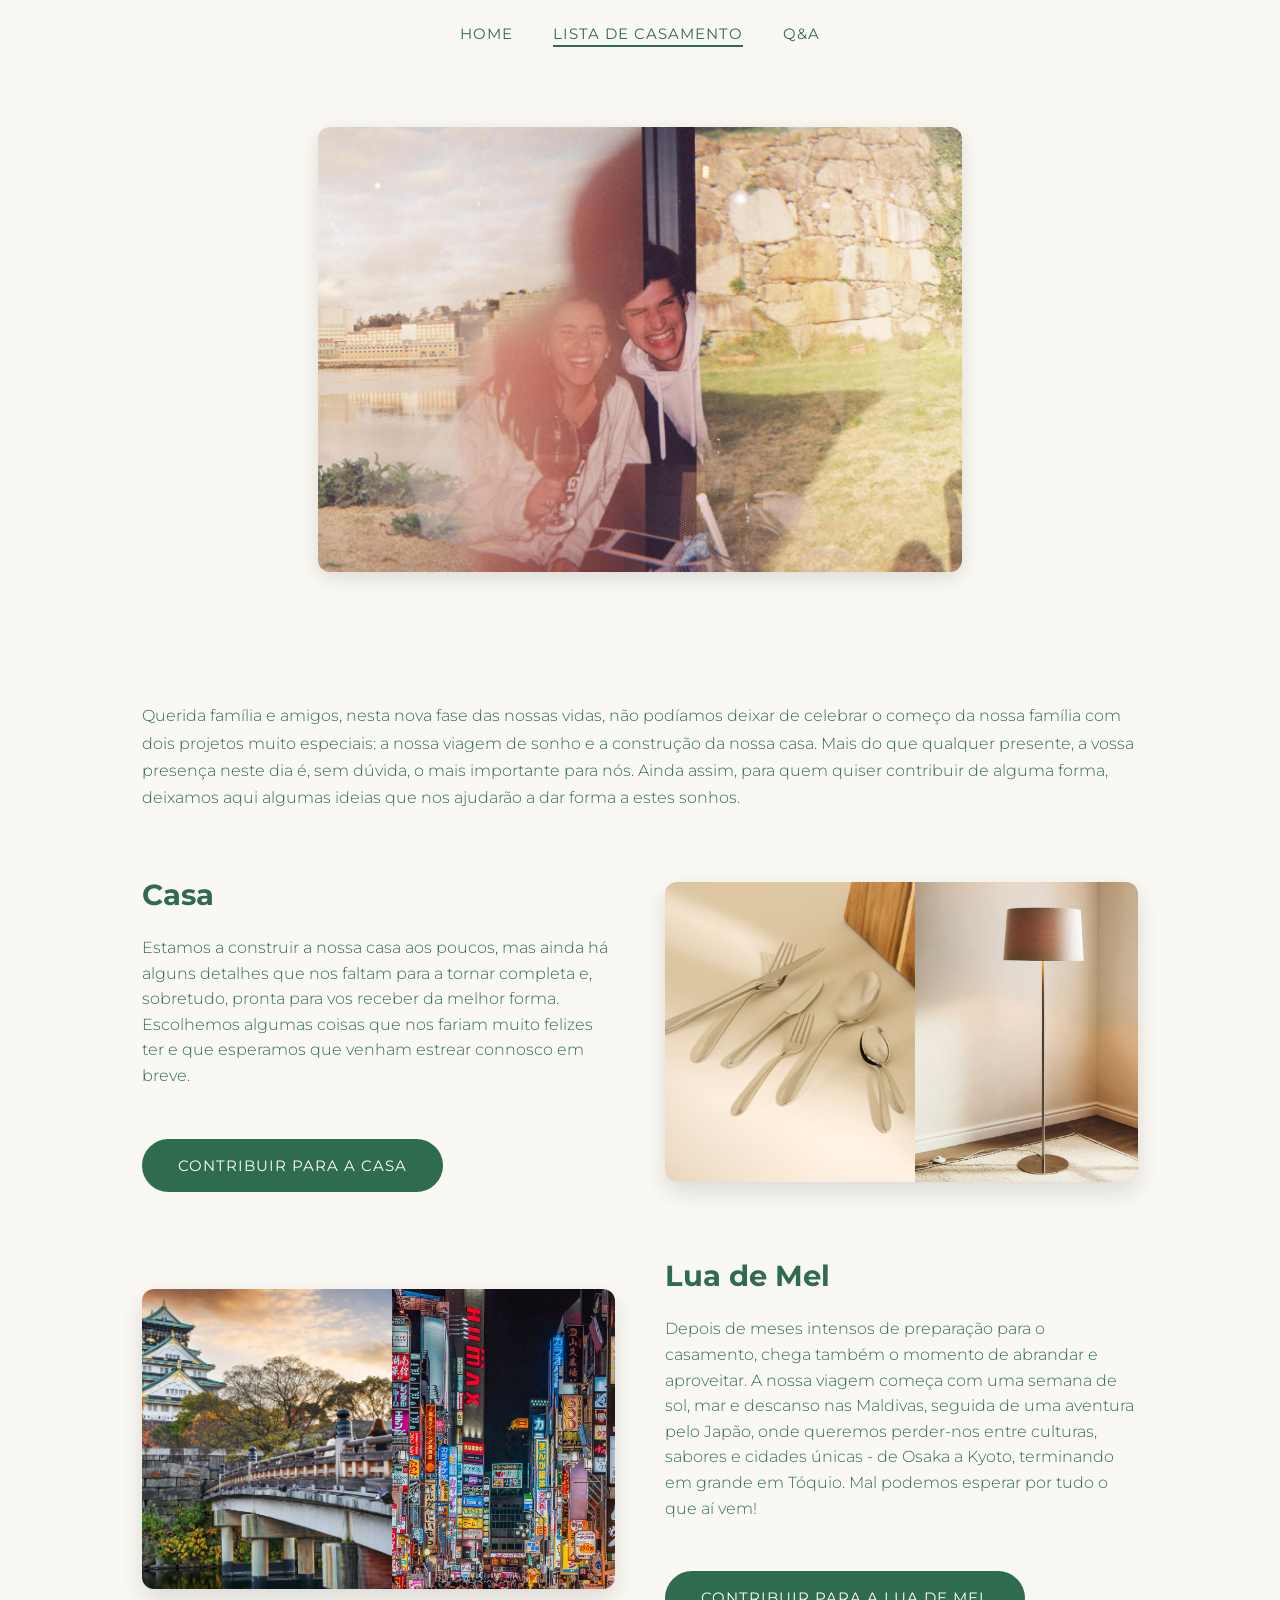
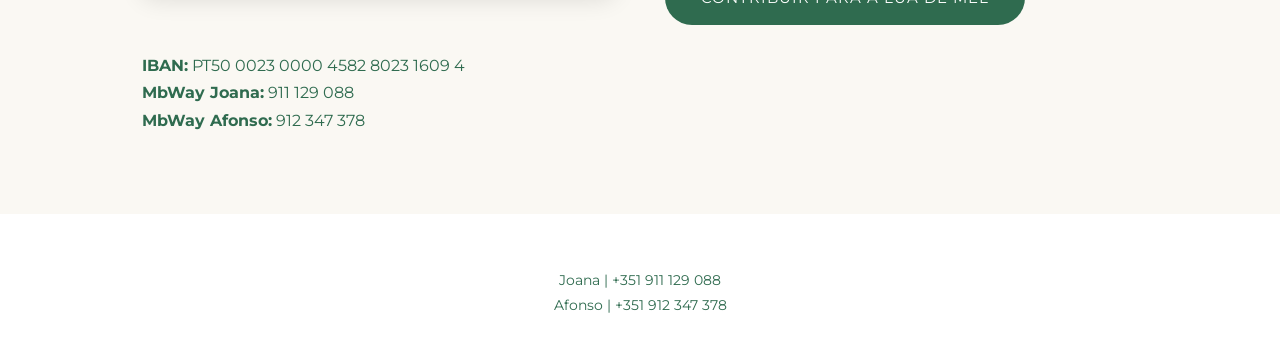
<file: lista.html>
<!DOCTYPE html>
<html lang="pt">
<head>
  <meta charset="UTF-8">
  <meta name="viewport" content="width=device-width, initial-scale=1.0">
  <title>Joana & Afonso</title>

  <!-- Google Fonts -->
  <link href="https://fonts.googleapis.com/css2?family=Montserrat:wght@300;400;500&family=Playfair+Display:wght@400;600&display=swap" rel="stylesheet">
  <link href="https://fonts.googleapis.com/css2?family=Raleway:wght@400;700&display=swap" rel="stylesheet">


  <link rel="stylesheet" href="style.css">
</head>
<body>

<!-- MENU -->
<nav class="main-nav">
  <ul>
    <li><a href="index.html">Home</a></li>
    <li><a href="lista.html" class="active">Lista de Casamento</a></li>
    <li><a href="qa.html">Q&amp;A</a></li>
  </ul>
</nav>

<section class="gift-photos">
  <div class="photo-grid">
    <div class="photo-item">
      <img src="Imagens/jueafonso4.jpeg" alt="Joana e Afonso 1">
    </div>
  </div>
</section>

<section class="gift-list">

  <p class="gift-list-intro">
    Querida família e amigos, nesta nova fase das nossas vidas, não podíamos deixar de celebrar o começo da nossa família com dois projetos muito especiais: a nossa viagem de sonho e a construção da nossa casa.
    Mais do que qualquer presente, a vossa presença neste dia é, sem dúvida, o mais importante para nós.
    Ainda assim, para quem quiser contribuir de alguma forma, deixamos aqui algumas ideias que nos ajudarão a dar forma a estes sonhos.
  </p>


<!-- CASA -->
<div class="gift-section">
  <div class="gift-text">
    <h2>Casa</h2>
    <p>
      Estamos a construir a nossa casa aos poucos, mas ainda há alguns detalhes que nos faltam para a tornar completa e, sobretudo, pronta para vos receber da melhor forma.
      Escolhemos algumas coisas que nos fariam muito felizes ter e que esperamos que venham estrear connosco em breve.
    </p>

    <a href="https://docs.google.com/forms/d/e/1FAIpQLSfk8yB2sffYw79Pkmv_kUnTwcWq4MNpGdR9JQ0ivEacNanQ2w/viewform?usp=dialog" class="btn-rsvp">Contribuir para a Casa</a>
  </div>

  <div class="gift-carousel">
    <div class="carousel-track">
      <img src="Imagens/faqueiro2.avif" alt="Casa 1">
      <img src="Imagens/candeeiroquarto.webp" alt="Casa 3">
      <img src="Imagens/espelho.webp" alt="Casa 4">
      <img src="Imagens/mesabaixa.webp" alt="Casa 5">
      <img src="Imagens/bimby.jpg" alt="Casa 2">
      <img src="Imagens/poltrona.webp" alt="Casa 6">
      <img src="Imagens/serviço.webp" alt="Casa 7">
      <img src="Imagens/aparador.webp" alt="Casa 8">
      <img src="Imagens/cadeiras.webp" alt="Casa 9">

      <img src="Imagens/faqueiro2.avif" alt="Casa 1">
      <img src="Imagens/candeeiroquarto.webp" alt="Casa 3">
      <img src="Imagens/espelho.webp" alt="Casa 4">
      <img src="Imagens/mesabaixa.webp" alt="Casa 5">
      <img src="Imagens/bimby.jpg" alt="Casa 2">
      <img src="Imagens/poltrona.webp" alt="Casa 6">
      <img src="Imagens/serviço.webp" alt="Casa 7">
      <img src="Imagens/aparador.webp" alt="Casa 8">
      <img src="Imagens/cadeiras.webp" alt="Casa 9">
    </div>
  </div>
</div>

<!-- LUA DE MEL -->
<div class="gift-section reverse">
  <div class="gift-text">
    <h2>Lua de Mel</h2>
    <p>
      Depois de meses intensos de preparação para o casamento, chega também o momento de abrandar e aproveitar.
      A nossa viagem começa com uma semana de sol, mar e descanso nas Maldivas, seguida de uma aventura pelo Japão, onde queremos perder-nos entre culturas, sabores e cidades únicas - de Osaka a Kyoto, terminando em grande em Tóquio.
      Mal podemos esperar por tudo o que aí vem! 
    </p>

    <a href="https://docs.google.com/forms/d/e/1FAIpQLSfk8yB2sffYw79Pkmv_kUnTwcWq4MNpGdR9JQ0ivEacNanQ2w/viewform?usp=dialog" class="btn-rsvp">Contribuir para a Lua de Mel</a>
  </div>

  <div class="gift-carousel">
    <div class="carousel-track">
      <img src="Imagens/japao1.webp" alt="Lua de mel 1">
      <img src="Imagens/japao2.jpg" alt="Lua de mel 2">
      <img src="Imagens/maldivas4.jpeg" alt="Lua de mel 3">
      <img src="Imagens/japao3.jpg" alt="Lua de mel 4">
      <img src="Imagens/maldivas1.webp" alt="Lua de mel 5">
      <img src="Imagens/japao4.jpg" alt="Lua de mel 6">
      <img src="Imagens/maldivas2.jpg" alt="Lua de mel 7">
      <img src="Imagens/japao5.jpg" alt="Lua de mel 8">
      <img src="Imagens/maldivas3.avif" alt="Lua de mel 9">

      <img src="Imagens/japao1.webp" alt="Lua de mel 1">
      <img src="Imagens/japao2.jpg" alt="Lua de mel 2">
      <img src="Imagens/maldivas4.jpeg" alt="Lua de mel 3">
      <img src="Imagens/japao3.jpg" alt="Lua de mel 4">
      <img src="Imagens/maldivas1.webp" alt="Lua de mel 5">
      <img src="Imagens/japao4.jpg" alt="Lua de mel 6">
      <img src="Imagens/maldivas2.jpg" alt="Lua de mel 7">
      <img src="Imagens/japao5.jpg" alt="Lua de mel 8">
      <img src="Imagens/maldivas3.avif" alt="Lua de mel 9">
    </div>
  </div>
</div>

  <p>
    <br>
    
    <b>IBAN:</b> PT50 0023 0000 4582 8023 1609 4
  </p>
  <p>
    <b>MbWay Joana:</b> 911 129 088
  </p>
  <p>
    <b>MbWay Afonso:</b> 912 347 378
  </p>

</section>

  <!-- FOOTER -->
  <footer>
    <p>
      <br>Joana | +351 911 129 088 
      <br>Afonso | +351 912 347 378
    </p>
  </footer>

</body>
</html>
</file>
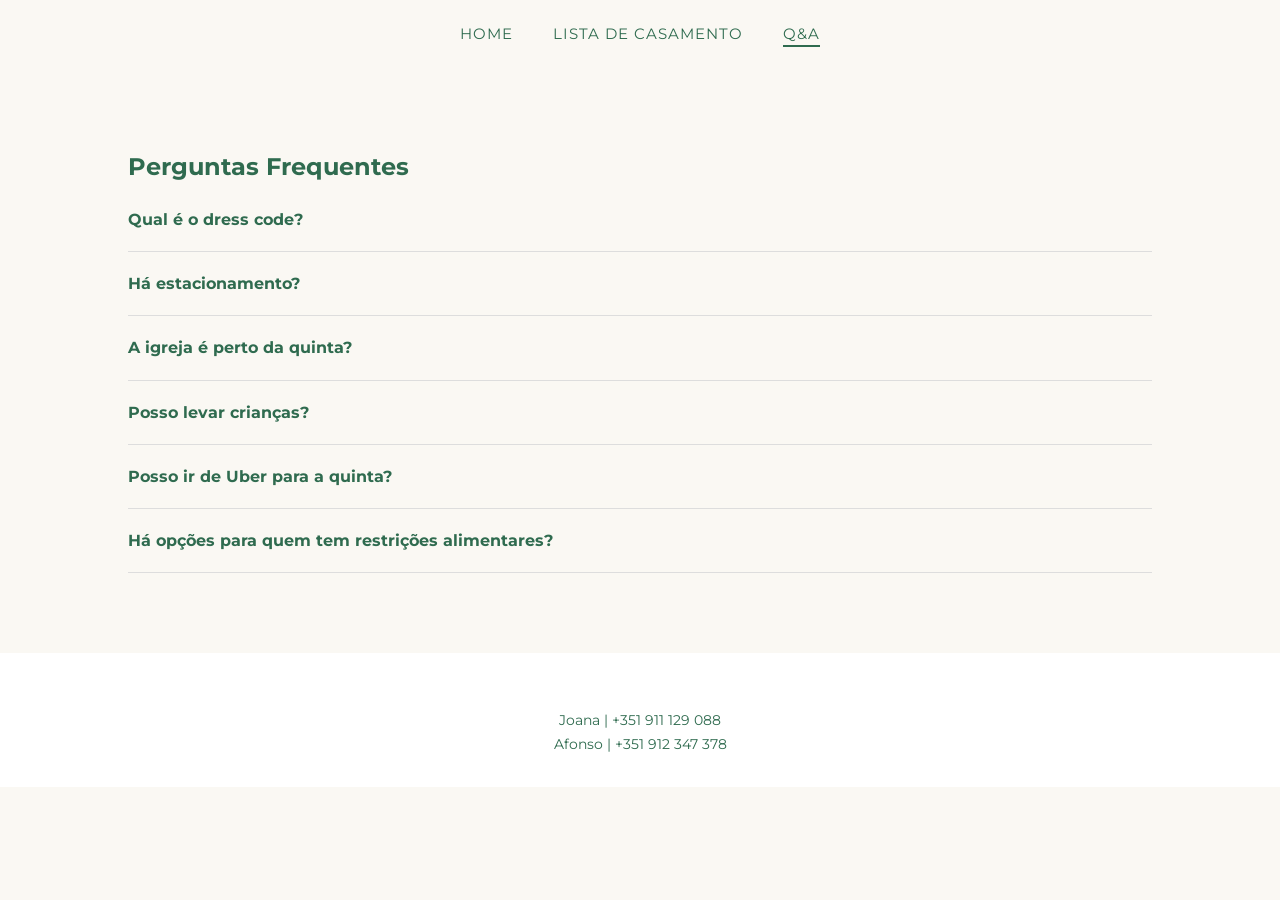
<file: qa.html>
<!DOCTYPE html>
<html lang="pt">
<head>
  <meta charset="UTF-8">
  <meta name="viewport" content="width=device-width, initial-scale=1.0">
  <title>Joana & Afonso</title>

  <!-- Google Fonts -->
  <link href="https://fonts.googleapis.com/css2?family=Montserrat:wght@300;400;500&family=Playfair+Display:wght@400;600&display=swap" rel="stylesheet">
  <link href="https://fonts.googleapis.com/css2?family=Raleway:wght@400;700&display=swap" rel="stylesheet">


  <link rel="stylesheet" href="style.css">
</head>
<body>

<!-- MENU -->
<nav class="main-nav">
  <ul>
    <li><a href="index.html">Home</a></li>
    <li><a href="lista.html">Lista de Casamento</a></li>
    <li><a href="qa.html" class="active">Q&amp;A</a></li>
  </ul>
</nav>

<section id="qa" class="qa">
  <h2>Perguntas Frequentes</h2>
  <p> </p>

  <div class="qa-item">
    <h3>Qual é o dress code?</h3>
    <p>O dress code preferencial é fraque, mas se alguém não tiver não se preocupem! Podem sempre optar por fato escuro!</p>
  </div>

  <div class="qa-item">
    <h3>Há estacionamento?</h3>
    <p>Sim, tanto na igreja como na quinta há estacionamento para todos.</p>
  </div>

  <div class="qa-item">
    <h3>A igreja é perto da quinta?</h3>
    <p>Sim, a quinta fica a 20 min de carro da igreja.</p>
  </div>
  
  <div class="qa-item">
    <h3>Posso levar crianças?</h3>
    <p>Adoramos os mais pequenos, mas queremos que este dia seja só para adultos, para os pais poderem disfrutar, divertir-se e dançar até não poder mais!
      Os únicos mini convidados serão os nossos meninos das alianças.</p>
  </div>

  <div class="qa-item">
    <h3>Posso ir de Uber para a quinta?</h3>
    <p>A quinta fica a 20 min do Porto, por isso, Uber é uma ótima opção para ir e para voltar sem preocupações!</p>
  </div>

  <div class="qa-item">
    <h3>Há opções para quem tem restrições alimentares?</h3>
    <p>Claro que sim! Basta indicar no formulário de confirmação de presença e nós tratamos de tudo para que ninguém passe fome! </p>
  </div>
  
</section>

  <!-- FOOTER -->
  <footer>
    <p>
      <br>Joana | +351 911 129 088 
      <br>Afonso | +351 912 347 378
    </p>
  </footer>

  <script src="script.js"></script>
</body>
</html>
</file>
<file: style.css>
/* RESET */
* {
  margin: 0;
  padding: 0;
  box-sizing: border-box;
}

/* CORES */
:root {
  --green: #2F6B4F;
  --yellow: #F4D35E;
  --light: #FAF8F3;
  --white: #FFFFFF;
}

/* TIPOGRAFIA BASE */
body {
  font-family: 'Montserrat', sans-serif;
  background-color: var(--light);
  color: var(--green);
  line-height: 1.7;
}

h1, h2, h3 {
  font-family: 'Montserrat', serif;
}

/* MENU */
.main-nav {
  position: relative;
  width: 100%;
  z-index: 20;
  background: transparent;
  padding: 20px 0;
   z-index: 10;
}

.main-nav ul {
  display: flex;
  justify-content: center;
  gap: 40px;
  list-style: none;
}

.main-nav a {
  font-family: 'Montserrat', sans-serif;
  font-size: 0.95rem;
  letter-spacing: 1px;
  text-transform: uppercase;
  color: var(--green); /* links verdes */
  text-decoration: none;
  position: relative;
  padding-bottom: 2px;
  transition: color 0.3s ease;
}

.main-nav a::after {
  content: '';
  position: absolute;
  left: 0;
  bottom: -2px;
  height: 2px;
  width: 0;
  background-color: var(--green); /* sublinhado verde */
  transition: width 0.3s ease;
}

.main-nav a:hover::after,
.main-nav a.active::after {
  width: 100%;
}

/* HERO */
.hero {
  height: 100vh; /* reduzido de 100vh para 80vh */
  background-image: url("Imagens/jueafonso5.jpeg");
  background-size: cover;
  background-position: center;
  position: relative;
  display: flex;
  justify-content: center;
  align-items: center;
}


.hero-overlay {
  width: 100%;
  height: 100%;
  background-color: rgba(0, 0, 0, 0.1); /* preto semi-transparente */
  display: flex;
  flex-direction: column;
  align-items: center;
  justify-content: center;
  color: var(--white);
  text-align: center;
  gap: 20px;
}

.hero-name h1 {
  font-family: 'Raleway', sans-serif; /* moderna e elegante */
  font-size: 4rem;
  color: var(--green);
  margin: 0;
  font-weight: 300;
  text-align: center;
  letter-spacing: 5px;
}
.date {
  font-size: 2rem; /* maior que antes */
  font-weight: 500;
  margin-top: 10px;
  color: var(--white);
  letter-spacing: 1px;
}

/* COUNTDOWN HERO */
.countdown-hero {
  height: 60vh;
  background-image: url("Imagens/jueafonso5.jpeg");
  background-size: cover;
  background-position: center;
  display: flex;
  justify-content: center;
  align-items: center;
}

.hero-countdown {
  background-color: rgba(255, 255, 255, 0.25); /* leve transparente */
  backdrop-filter: blur(6px);
  padding: 16px 28px;
  border-radius: 40px;
  display: flex;
  align-items: center;
  gap: 14px;
  font-size: 1rem;
  white-space: nowrap;
}


.hero-countdown strong {
  font-family: 'Montserrat', serif;
  font-size: 1.5rem;
  color: var(--white);
}

/* TIMELINE */
.timeline {
  padding: 80px 10%;
  max-width: 1000px;
  margin: 0 auto;
}

.timeline h2 {
  text-align: center;
  margin-bottom: 60px;
}

/* ITEM */
.timeline-item {
  display: flex;
  gap: 40px;
  position: relative;
  padding-left: 20px;
  margin-bottom: 60px;
}

/* linha vertical */
.timeline-item::before {
  content: '';
  position: absolute;
  left: 120px;
  top: 0;
  width: 2px;
  height: 100%;
  background-color: rgba(47, 107, 79, 0.2);
}

/* hora */
.timeline-time {
  min-width: 100px;
  font-size: 1.2rem;
  font-weight: 600;
  color: var(--green);
  text-align: right;
  padding-right: 20px;
}

.timeline-dot {
  position: absolute;
  left: 114px; /* centro da linha */
  top: 12px;   /* alinhada com o texto da hora */
  width: 14px;
  height: 14px;
  background-color: var(--white);
  border: 3px solid var(--green);
  border-radius: 50%;
  z-index: 2;
  box-shadow: 0 4px 10px rgba(0,0,0,0.15);
}

/* CARD */
.timeline-card {
  display: flex;
  background-color: var(--white);
  border-radius: 18px;
  overflow: hidden;
  box-shadow: 0 10px 30px rgba(0,0,0,0.08);
  flex: 1;
}

/* TEXTO */
.timeline-text {
  padding: 30px;
  flex: 1;
}

.timeline-text h3 {
  margin-bottom: 8px;
}

.timeline-text p {
  margin-bottom: 18px;
  line-height: 1.5;
}

/* IMAGEM */
.timeline-image {
  width: 240px;
}

.timeline-image img {
  width: 100%;
  height: 100%;
  object-fit: cover;
}

/* BOTÃO */
.timeline-btn {
  display: inline-block;
  padding: 8px 20px;
  border-radius: 30px;
  border: 1px solid var(--green);
  color: var(--green);
  text-decoration: none;
  font-size: 0.9rem;
  transition: all 0.3s ease;
}

.timeline-btn:hover {
  background-color: var(--green);
  color: var(--white);
}

/* RESPONSIVO */
@media (max-width: 800px) {
  .timeline-card {
    flex-direction: column;
  }

  .timeline-image {
    width: 100%;
    height: 180px;
  }

  .timeline-item::before {
    display: none;
  }

  .timeline-dot {
    display: none;
  }

  .timeline-item {
    padding-left: 0;
    gap: 20px;
  }

  .timeline-time {
    text-align: left;
  }
}


/* RESPONSIVO */
@media (max-width: 700px) {
  .timeline-item {
    flex-direction: column;
    padding-left: 0;
  }

  .timeline-item::before {
    display: none;
  }

  .timeline-time {
    text-align: left;
    font-size: 1.1rem;
  }
}

/* RESPONSIVO */
@media (max-width: 900px) {
  .hero h1 {
    font-size: 3rem;
    margin-top: 50px;
  }
}

@media (max-width: 600px) {
  .hero-countdown {
    font-size: 0.9rem;
    padding: 12px 20px;
    gap: 10px;
  }

  .hero-countdown strong {
    font-size: 1.3rem;
  }

  .main-nav ul {
    gap: 20px;
  }

  .main-nav a {
    font-size: 0.85rem;
  }
}

@media (max-width: 768px) {
  .main-nav {
    padding: 15px 0;
  }

  .main-nav ul {
    gap: 10px;
  }

  .main-nav a {
    font-size: 0.75rem;
  }
}

/* BOTÃO RSVP */
.intro-cta {
  margin-top: 40px;
}

.btn-rsvp {
  display: inline-block;
  margin: 30px auto 0;
  padding: 14px 36px;

  background-color: var(--green);
  color: var(--white);
  text-decoration: none;
  font-family: 'Montserrat', sans-serif;
  font-size: 0.95rem;
  letter-spacing: 1px;
  text-transform: uppercase;

  border-radius: 30px;
  transition: background-color 0.3s ease, transform 0.2s ease;
}

.btn-rsvp:hover {
  background-color: transparent;
  color: var(--green);
  box-shadow: inset 0 0 0 2px var(--green);
}

@media (max-width: 768px) {
  .btn-rsvp {
    width: 100%;
    text-align: center;
    padding: 16px;
    font-size: 0.9rem;
  }
}


/* INTRO, LOCATION, FOOTER */
section {
  padding: 80px 10%;
}

.intro {
  text-align: center;
}

.intro h2 {
  margin-bottom: 20px;
}

.intro p {
  max-width: 700px;
  margin: 0 auto 15px;
}

.location {
  display: flex;
  gap: 50px;
  align-items: center;
}

.location.reverse {
  flex-direction: row-reverse;
  background-color: var(--white);
}

.location-image img {
  width: 100%;
  max-width: 450px;
  border-radius: 12px;
}

.location-text h3 {
  margin-bottom: 15px;
}

.location-text .details {
  margin-top: 15px;
  font-weight: 500;
}

.agenda {
  background-color: var(--green);
  color: var(--white);
  text-align: center;
}

.agenda h2 {
  margin-bottom: 30px;
}

.agenda ul {
  list-style: none;
  max-width: 400px;
  margin: 0 auto;
}

.agenda li {
  display: flex;
  justify-content: space-between;
  padding: 12px 0;
  border-bottom: 1px solid rgba(255,255,255,0.3);
}

.agenda span {
  color: var(--yellow);
  font-weight: 500;
}

footer {
  text-align: center;
  padding: 30px;
  background-color: var(--white);
  font-size: 0.9rem;
}

/* RESPONSIVO */
@media (max-width: 900px) {
  section {
    padding: 60px 8%;
  }

  .location,
  .location.reverse {
    flex-direction: column;
    text-align: center;
  }

  .hero h1 {
    font-size: 3rem;
    margin-top: 50px;
  }
}

@media (max-width: 600px) {
  .hero-countdown {
    font-size: 0.9rem;
    padding: 12px 20px;
    gap: 10px;
  }

  .hero-countdown strong {
    font-size: 1.3rem;
  }

  .main-nav ul {
    gap: 20px;
  }

  .main-nav a {
    font-size: 0.85rem;
  }
}

/* LISTA DE CASAMENTO */
.gift-list {
  padding: 120px 8% 80px;
  max-width: 1200px;
  margin: 0 auto;
  text-align: left;
}

.gift-list h1 {
  margin-bottom: 15px;
}

.gift-list-intro {
  margin-bottom: 40px;
  font-weight: 300;
}

label {
  font-size: 0.85rem;
  text-transform: uppercase;
  letter-spacing: 1px;
  margin-bottom: 6px;
}

input,
select,
textarea {
  padding: 12px 14px;
  border-radius: 8px;
  border: 1px solid rgba(47, 107, 79, 0.3);
  font-family: 'Montserrat', sans-serif;
  font-size: 0.95rem;
}

input:focus,
select:focus,
textarea:focus {
  outline: none;
  border-color: var(--green);
}

/* FTG LISTA */
.gift-photos {
  max-width: 900px;
  margin: 60px auto 10px;
  padding: 0 10%;
}

.photo-item {
  overflow: hidden;
  border-radius: 12px;
  box-shadow: 0 6px 20px rgba(0,0,0,0.12);
  transition: transform 0.3s ease;
}

.photo-item img {
  width: 100%;
  height: 100%;
  object-fit: cover;
  display: block;
  transition: transform 0.3s ease;
}

.photo-item:hover img {
  transform: scale(1.05);
}

/* GIFT SECTIONS */
.gift-section {
  display: flex;
  align-items: center;
  justify-content: space-between;
  gap: 50px;
  margin-top: 60px;
  text-align: left;
}

.gift-section.reverse {
  flex-direction: row-reverse;
}

.gift-text {
  flex: 1;
}

.gift-text h2 {
  font-size: 1.8rem;
  margin-bottom: 15px;
}

.gift-text p {
  margin-bottom: 20px;
  font-weight: 300;
  line-height: 1.6;
}

.gift-image {
  flex: 1;
}

.gift-image img {
  width: 100%;
  max-width: 420px;
  border-radius: 12px;
  object-fit: cover;
  box-shadow: 0 10px 25px rgba(0,0,0,0.12);
}

/* CARROSSEL CONTÍNUO */
.gift-carousel {
  flex: 1;
  overflow: hidden;
  border-radius: 12px;
  box-shadow: 0 10px 25px rgba(0,0,0,0.12);
}

.carousel-track {
  display: flex;
  width: max-content;
  animation: scroll 20s linear infinite;

}

.carousel-track img {
  width: 250px;
  height: 300px;
  object-fit: cover;
  flex-shrink: 0;

}

/* ANIMAÇÃO CONTÍNUA */
@keyframes scroll {
  0% {
    transform: translateX(0);
  }
  100% {
    transform: translateX(-50%);
  }
}

.qa-item {
  border-bottom: 1px solid #ddd;
  padding: 15px 0;
  cursor: pointer;
}

.qa-item h3 {
  margin: 0;
}

.qa-item p {
  display: none;
  margin-top: 10px;
}

.qa-item.active p {
  display: block;
}

.photo-collage {
  text-align: center;
  padding: 60px 20px;
}

.collage-grid {
  display: grid;
  grid-template-columns: repeat(3, 1fr);
  gap: 20px;
  max-width: 900px;
  margin: 0 auto;
}

.collage-grid img {
  width: 100%;
  height: 300px;
  object-fit: cover;
  border-radius: 12px;
  transition: transform 0.3s ease, box-shadow 0.3s ease;
}

/* efeito giro ao passar o rato */
.collage-grid img:hover {
  transform: scale(1.05) rotate(1deg);
  box-shadow: 0 10px 25px rgba(0,0,0,0.2);
}

/* layout mais dinâmico */
.collage-grid img:nth-child(1) {
  transform: rotate(-2deg);
}

.collage-grid img:nth-child(2) {
  transform: rotate(2deg);
}

.collage-grid img:nth-child(3) {
  transform: rotate(-1deg);
}

/* =========================
   📱 MOBILE FIXES (COLAGEM + GERAL)
   ========================= */

@media (max-width: 768px) {

  /* HERO */
  .hero-name h1 {
    font-size: 2rem;
    letter-spacing: 2px;
    padding: 0 10px;
  }

  .date {
    font-size: 1.2rem;
  }

  .hero-countdown {
    flex-wrap: wrap;
    justify-content: center;
    gap: 6px;
    font-size: 0.8rem;
  }

  .hero-countdown strong {
    font-size: 1.1rem;
  }

  .hero-countdown span {
    display: flex;
    gap: 4px;
  }

  /* TIMELINE */
  .timeline {
    padding: 60px 6%;
  }

  .timeline-card {
    flex-direction: column;
  }

  .timeline-image {
    width: 100%;
    height: 200px;
  }

  .timeline-time {
    text-align: left;
    padding-right: 0;
    margin-bottom: 10px;
  }

  .timeline-item::before,
  .timeline-dot {
    display: none;
  }

  /* INTRO */
  .intro p {
    font-size: 0.95rem;
  }

  /* GIFT SECTIONS */
  .gift-section,
  .gift-section.reverse {
    flex-direction: column;
    text-align: center;
    gap: 25px;
  }

  .gift-carousel {
    width: 100%;
  }

  .carousel-track img {
    width: 180px;
    height: 220px;
  }

  /* 📸 COLAGEM (IMPORTANTE) */
  .photo-collage-free {
    width: 100% !important;
    height: auto !important;
    position: relative;
    padding: 20px 0;
  }

  .photo-collage-free img {
    position: relative !important;
    width: 90% !important;
    height: auto !important;
    margin: 10px auto;
    display: block;
    transform: none !important;
  }

  .collage-text {
    position: static !important;
    text-align: center;
    margin-top: 10px;
    font-size: 22px;
  }

  /* GRID (LISTA / OUTROS) */
  .collage-grid {
    grid-template-columns: 1fr;
  }

  .collage-grid img {
    height: 220px;
  }

  /* NAV */
  .main-nav ul {
    gap: 15px;
    flex-wrap: wrap;
  }

  .main-nav a {
    font-size: 0.8rem;
  }
}

  @media (max-width: 768px) {
  .hero {
    height: 85vh;
    padding: 20px;
  }

  .hero-overlay {
    padding: 20px;
    gap: 10px;
  }
}
@media (max-width: 768px) {
  .timeline {
    padding: 50px 5%;
  }

  .timeline-item {
    flex-direction: column;
    gap: 10px;
    margin-bottom: 40px;
  }

  .timeline-time {
    font-size: 1rem;
    font-weight: 600;
  }

  .timeline-card {
    border-radius: 14px;
  }

  .timeline-text {
    padding: 20px;
    text-align: center;
  }

  .timeline-image {
    height: 180px;
  }

  .timeline-btn {
    margin-top: 10px;
  }
}

@media (max-width: 768px) {
  .gift-list {
    padding: 80px 6% 40px;
    text-align: center;
  }

  .gift-text p {
    font-size: 0.95rem;
  }
}

.qa-item {
  padding: 18px 0;
}

.qa-item h3 {
  font-size: 1rem;
}

.qa-item p {
  font-size: 0.95rem;
}
body {
  -webkit-tap-highlight-color: transparent;
}

@media (max-width: 768px) {
  .hero {
    background-position: 70% center;
  }
}
</file>
